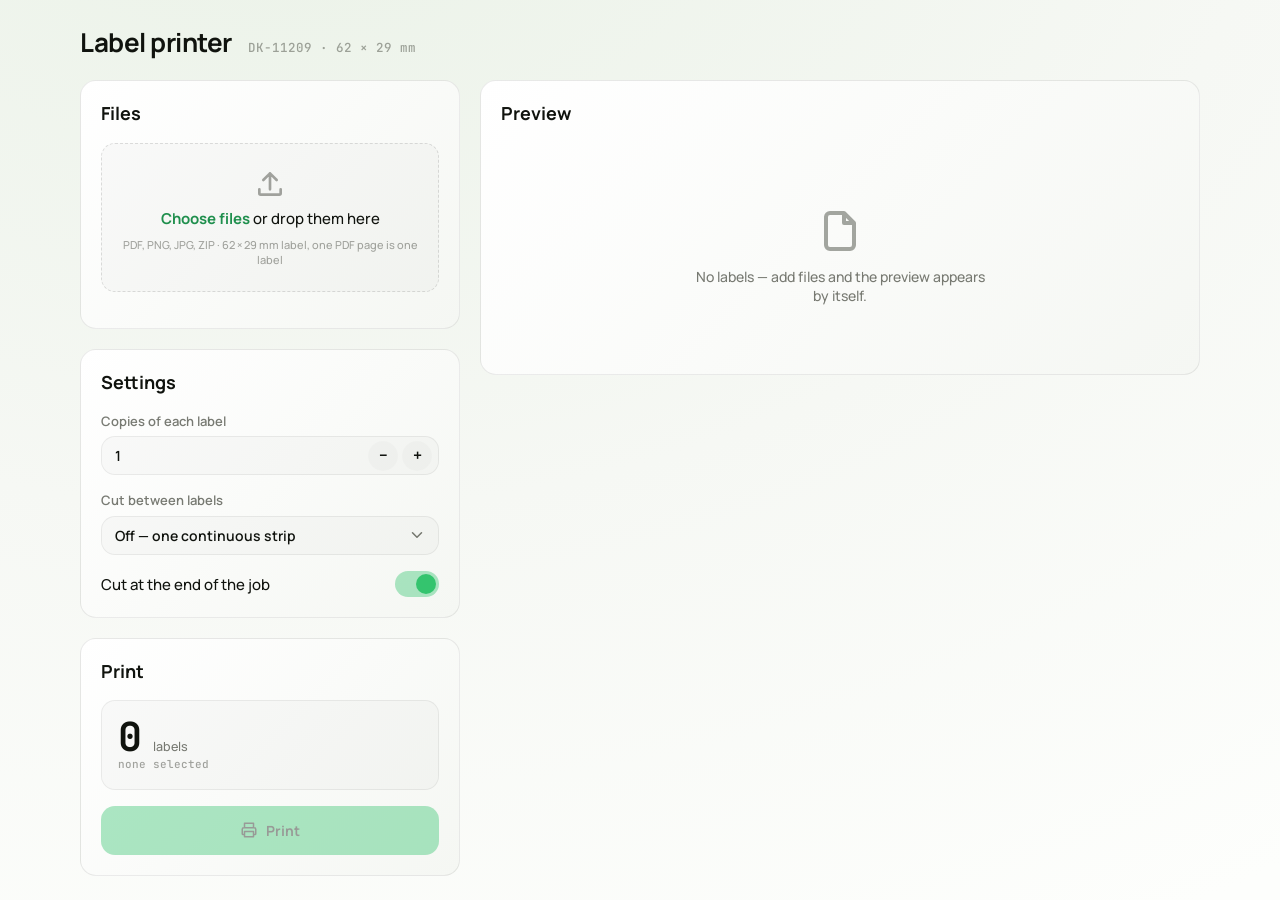
<file: web/index.html>
<!doctype html>
<html lang="en">
<head>
<meta charset="utf-8">
<meta name="viewport" content="width=device-width, initial-scale=1">
<title>Label printer 62×29</title>
<link rel="stylesheet" href="/web/tokens.css">
<style>
  /* Layout: control-room readout. Left rail (files, settings, print) stays in
     view; right column is the preview grid. One column on narrow screens.
     Colours, type, spacing and radii come from the Bambuddy design system
     tokens (tokens.css); depth is translucency plus hairlines, never shadows. */
  * { box-sizing: border-box; }
  html { background: var(--surface-bg-3); }
  body {
    margin: 0; min-height: 100vh; padding: var(--space-9) var(--space-7);
    background: var(--bg-gradient); background-attachment: fixed;
    color: var(--text-primary); font-family: var(--font-ui);
    font-size: var(--text-body-size); font-weight: 500; line-height: 1.4;
  }
  [hidden] { display: none !important; }
  .mono { font-family: var(--font-mono); font-variant-numeric: tabular-nums; }
  .shell { max-width: 1120px; margin: 0 auto; display: flex; flex-direction: column; gap: var(--space-8); }

  header { display: flex; align-items: baseline; flex-wrap: wrap; gap: var(--space-3) var(--space-7); }
  h1 { margin: 0; font-size: var(--text-screen-title-size); font-weight: var(--text-screen-title-weight);
       letter-spacing: var(--text-screen-title-tracking); }
  header .spec { color: var(--text-tertiary); font-size: var(--text-secondary-size); }
  h2 { margin: 0; font-size: var(--text-title-size); font-weight: var(--text-title-weight); }

  .layout { display: grid; grid-template-columns: minmax(300px, 380px) minmax(0, 1fr); gap: var(--space-8); align-items: start; }
  .rail { display: flex; flex-direction: column; gap: var(--space-8); position: sticky; top: var(--space-8); }
  /* Narrow screens: files, settings, print, then the (long) preview, so Print needs no scrolling past it */
  @media (max-width: 860px) {
    .layout { display: flex; flex-direction: column; align-items: stretch; gap: var(--space-8); }
    .rail { display: contents; }
    .c-files { order: 1; } .c-settings { order: 2; } .c-print { order: 3; } .c-preview { order: 4; }
  }

  .card { background: var(--card-gradient); border: var(--border-hairline); border-radius: var(--radius-md);
          padding: var(--space-8); display: flex; flex-direction: column; gap: var(--space-7); min-width: 0; }
  .subcard { background: var(--surface-subcard); border: 1px solid var(--border-subcard);
             border-radius: var(--radius-sm); padding: var(--space-7); }
  .groupcard { background: var(--surface-groupcard); border: 1px solid var(--border-groupcard);
               border-radius: var(--radius-sm); padding: var(--space-6); }
  .row { display: flex; align-items: center; gap: var(--space-5); flex-wrap: wrap; }
  .grow { flex: 1 1 auto; min-width: 0; }
  .secondary { color: var(--text-secondary); font-size: var(--text-secondary-size); font-weight: var(--text-secondary-weight); }
  .caption { color: var(--text-tertiary); font-size: var(--text-caption-size); font-weight: var(--text-caption-weight); }

  /* Buttons: filled / tonal / text, per the design system */
  .btn { font: inherit; font-weight: 700; font-size: 14px; border-radius: var(--radius-sm);
         padding: 14px 20px; display: inline-flex; align-items: center; justify-content: center; gap: var(--space-3);
         border: 1px solid transparent; cursor: pointer; color: var(--text-primary); background: transparent;
         transition: filter var(--duration-fast) var(--ease-standard), opacity var(--duration-fast); }
  .btn:hover:not(:disabled) { filter: brightness(1.08); }
  .btn:disabled { opacity: .4; cursor: default; }
  .btn.sm { font-size: 13px; padding: 9px 16px; }
  .btn.filled { background: var(--accent-green); color: var(--on-accent-fill); }
  .btn.tonal { background: var(--surface-subcard); border-color: var(--border-subcard); }
  .btn.text { color: var(--accent-green-ink); }
  .btn.wide { width: 100%; }
  .icon { width: 18px; height: 18px; flex: none; fill: none; stroke: currentColor; stroke-width: 2; stroke-linecap: round; stroke-linejoin: round; }
  :focus-visible { outline: 2px solid var(--accent-green); outline-offset: 2px; }

  /* Pill: tinted capsule */
  .pill { --tint: var(--accent-green); display: inline-flex; align-items: center; gap: var(--space-2);
          padding: 6px 12px; border-radius: var(--radius-lg); font-size: var(--text-pill-size);
          font-weight: var(--text-pill-weight); letter-spacing: var(--text-pill-tracking); color: var(--tint);
          background: color-mix(in srgb, var(--tint) 16%, transparent);
          border: 1px solid color-mix(in srgb, var(--tint) 40%, transparent); white-space: nowrap; }
  .pill.danger { --tint: var(--danger); }
  .pill.muted { --tint: var(--text-secondary); }
  .pill .dot { width: 8px; height: 8px; border-radius: 50%; background: var(--tint); }

  /* Drop zone */
  .drop { display: flex; flex-direction: column; align-items: center; gap: var(--space-3); text-align: center;
          padding: var(--space-9) var(--space-7); cursor: pointer; border: 1px dashed var(--dotted-rule);
          background: var(--surface-subcard); border-radius: var(--radius-sm);
          transition: border-color var(--duration-normal) var(--ease-standard), background var(--duration-normal) var(--ease-standard); }
  .drop:hover, .drop.over, .drop:focus-within { border-color: var(--accent-green);
          background: color-mix(in srgb, var(--accent-green) 8%, transparent); }
  .drop .icon { width: 32px; height: 32px; color: var(--text-tertiary); }
  .drop strong { color: var(--accent-green-ink); font-weight: 700; }
  .sr-only { position: absolute; width: 1px; height: 1px; overflow: hidden; clip: rect(0 0 0 0); white-space: nowrap; }

  ul.files { list-style: none; margin: 0; padding: 0; display: flex; flex-direction: column; }
  ul.files li { display: flex; align-items: center; gap: var(--space-5); padding: var(--space-3) 0;
                border-top: 1px solid var(--hairline); }
  ul.files li:first-child { border-top: 0; }
  ul.files .name { flex: 1 1 auto; min-width: 0; overflow: hidden; text-overflow: ellipsis; white-space: nowrap;
                   font-size: 13px; font-weight: 600; }
  ul.files .size { color: var(--text-tertiary); font-size: var(--text-caption-size); white-space: nowrap; }
  .icon-btn { border: 0; background: none; color: var(--text-secondary); cursor: pointer; padding: var(--space-1);
              border-radius: var(--radius-pill); display: inline-flex; }
  .icon-btn:hover { color: var(--danger); }

  /* Fields: subcard fill, hairline border, green on focus */
  .field { display: flex; flex-direction: column; gap: var(--space-2); }
  .field > span { font-size: 13px; font-weight: 600; color: var(--text-secondary); }
  .field:focus-within > span { color: var(--accent-green-ink); }
  .control { position: relative; display: flex; align-items: center; background: var(--surface-subcard);
             border: 1.5px solid var(--border-subcard); border-radius: var(--radius-sm); }
  .control:focus-within { border-color: var(--accent-green); }
  .control input, .control select { width: 100%; font: inherit; font-size: 14px; font-weight: 600; color: var(--text-primary);
             background: transparent; border: 0; outline: 0; padding: 9px 13px; appearance: none; -moz-appearance: textfield; }
  .control select { padding-right: 40px; cursor: pointer; }
  .control select option { background: var(--overlay-surface); color: var(--text-primary); }
  .control .chev { position: absolute; right: 12px; pointer-events: none; color: var(--text-secondary); }
  .control input[type=number]::-webkit-inner-spin-button { display: none; }
  .stepper { display: flex; gap: var(--space-1); padding-right: var(--space-2); }
  .stepper button { border: 0; background: var(--surface-subcard); color: var(--text-primary); width: 30px; height: 30px;
                    border-radius: var(--radius-pill); cursor: pointer; font: inherit; font-weight: 700; font-size: 16px; }
  .stepper button:hover { filter: brightness(1.2); }

  .switch-row { display: flex; align-items: center; justify-content: space-between; gap: var(--space-7); }
  .switch { width: 44px; height: 26px; border-radius: var(--radius-pill); padding: 3px; border: 0; cursor: pointer; flex: none;
            background: var(--surface-subcard); display: flex; align-items: center; justify-content: flex-start;
            transition: background var(--duration-normal) var(--ease-standard); }
  .switch::after { content: ""; width: 20px; height: 20px; border-radius: 50%; background: var(--text-secondary);
                   transition: transform var(--duration-normal) var(--ease-standard), background var(--duration-normal) var(--ease-standard); }
  .switch[aria-checked=true] { background: color-mix(in srgb, var(--accent-green) 40%, transparent); }
  .switch[aria-checked=true]::after { background: var(--accent-green); transform: translateX(18px); }

  /* Print readout */
  .stat { display: flex; align-items: baseline; gap: var(--space-5); }
  .stat .value { font-family: var(--text-stat-value-font); font-size: var(--text-stat-value-size);
                 font-weight: var(--text-stat-value-weight); line-height: 1; letter-spacing: -1px; }
  .notice { display: flex; flex-direction: column; gap: var(--space-3); }
  .notice ul { margin: 0; padding-left: var(--space-8); font-size: 13px; }

  /* Preview */
  .grid { display: grid; grid-template-columns: repeat(auto-fill, minmax(210px, 1fr)); gap: var(--space-5); }
  .tile { display: flex; flex-direction: column; gap: var(--space-3); padding: var(--space-3); cursor: pointer;
          background: var(--surface-subcard); border: 1px solid var(--border-subcard); border-radius: var(--radius-sm);
          transition: opacity var(--duration-normal) var(--ease-standard), border-color var(--duration-normal) var(--ease-standard); }
  .tile:hover { border-color: var(--border-card); }
  .tile img { display: block; width: 100%; max-width: 100%; height: auto; aspect-ratio: 696 / 271; background: #fff;
              border-radius: var(--space-3); transition: opacity var(--duration-normal) var(--ease-standard); }
  .tile .cap { display: flex; align-items: center; gap: var(--space-3); padding: 0 var(--space-1) var(--space-1); min-width: 0; }
  .tile .label { flex: 1 1 auto; min-width: 0; overflow-wrap: anywhere; font-size: var(--text-secondary-size); font-weight: 600;
                 display: -webkit-box; -webkit-line-clamp: 2; -webkit-box-orient: vertical; overflow: hidden; }
  .tile .pos { color: var(--text-tertiary); font-size: var(--text-caption-size); }
  .tile:has(input:not(:checked)) img { opacity: .3; }
  .tile:has(input:not(:checked)) .label { color: var(--text-tertiary); }
  .tile:has(input:focus-visible) { outline: 2px solid var(--accent-green); outline-offset: 2px; }
  .box { width: 20px; height: 20px; border-radius: 4px; flex: none; display: flex; align-items: center; justify-content: center;
         border: 1.5px solid var(--text-secondary); }
  .box svg { width: 12px; height: 12px; stroke: var(--on-accent-fill); stroke-width: 3; fill: none; stroke-linecap: round;
             stroke-linejoin: round; opacity: 0; }
  input:checked + .box { background: var(--accent-green); border-color: transparent; }
  input:checked + .box svg { opacity: 1; }

  .empty { display: flex; flex-direction: column; align-items: center; gap: var(--space-5); padding: var(--space-10) var(--space-7);
           text-align: center; }
  .empty .icon { width: 48px; height: 48px; color: var(--text-tertiary); }
  .empty p { margin: 0; max-width: 300px; color: var(--text-secondary); font-size: 14px; }
  .progress { height: 8px; border-radius: 4px; background: var(--gauge-track); overflow: hidden; }
  .progress i { display: block; height: 100%; width: 35%; border-radius: 4px; background: var(--accent-green);
                animation: slide 1.2s var(--ease-standard) infinite; }
  .skeleton { display: grid; grid-template-columns: repeat(auto-fill, minmax(210px, 1fr)); gap: var(--space-5); }
  .skel { display: flex; flex-direction: column; gap: var(--space-3); padding: var(--space-3);
          background: var(--surface-subcard); border: 1px solid var(--border-subcard); border-radius: var(--radius-sm); }
  .skel i { display: block; aspect-ratio: 696 / 271; border-radius: var(--space-3); background: var(--gauge-track); }
  .skel b { display: block; height: 12px; width: 60%; margin: var(--space-1); border-radius: 6px; background: var(--gauge-track); }
  @media (prefers-reduced-motion: no-preference) { .skel { animation: pulse 1.4s ease-in-out infinite; } }
  @keyframes pulse { 50% { opacity: .5; } }
  .loading { display: flex; flex-direction: column; gap: var(--space-3); }
  .loading p { margin: 0; }
  .progress.determinate i { animation: none; transition: width var(--duration-normal) var(--ease-standard); }
  @keyframes slide { from { transform: translateX(-100%); } to { transform: translateX(300%); } }
  @media (prefers-reduced-motion: reduce) { .progress:not(.determinate) i { animation: none; width: 100%; opacity: .5; } }

  dialog { border: 1px solid var(--overlay-border); background: var(--overlay-surface); color: var(--text-primary);
           border-radius: var(--radius-lg); padding: var(--space-9); width: min(420px, calc(100vw - 32px)); }
  dialog::backdrop { background: #000a; }
  dialog h2 { margin-bottom: var(--space-3); }
  dialog p { margin: 0 0 var(--space-9); color: var(--text-secondary); font-size: 14px; }
  dialog .row { justify-content: flex-end; }
</style>
</head>
<body>
<div class="shell">
  <header>
    <h1>Label printer</h1>
    <span class="spec mono">DK-11209 · 62 × 29 mm</span>
  </header>

  <div class="layout">
    <aside class="rail">
      <section class="card c-files" aria-labelledby="h-files">
        <h2 id="h-files">Files</h2>
        <label class="drop" id="drop">
          <input class="sr-only" type="file" id="picker" multiple
                 accept=".pdf,.png,.jpg,.jpeg,.zip,application/pdf,image/png,image/jpeg,application/zip">
          <svg class="icon" viewBox="0 0 24 24" aria-hidden="true"><path d="M12 16V4m0 0L7 9m5-5 5 5M4 16v3a1 1 0 0 0 1 1h14a1 1 0 0 0 1-1v-3"/></svg>
          <span><strong>Choose files</strong> or drop them here</span>
          <span class="caption">PDF, PNG, JPG, ZIP · 62 × 29 mm label, one PDF page is one label</span>
        </label>
        <ul class="files" id="fileList"></ul>
        <div class="loading" id="loading" hidden>
          <div class="progress" id="progress" role="progressbar" aria-label="Preview progress" aria-valuemin="0" aria-valuemax="100"><i id="progressFill"></i></div>
          <p class="secondary" id="loadingText"></p>
        </div>
      </section>

      <section class="card c-settings" aria-labelledby="h-settings">
        <h2 id="h-settings">Settings</h2>
        <label class="field">
          <span>Copies of each label</span>
          <div class="control">
            <input class="mono" type="number" id="copies" value="1" min="1" max="50" inputmode="numeric">
            <div class="stepper">
              <button type="button" id="copiesDown" aria-label="Fewer copies">−</button>
              <button type="button" id="copiesUp" aria-label="More copies">+</button>
            </div>
          </div>
        </label>
        <label class="field">
          <span>Cut between labels</span>
          <div class="control">
            <select id="cutEvery">
              <option value="0" selected>Off — one continuous strip</option>
              <option value="1">After every label</option>
              <option value="2">Every 2 labels</option>
              <option value="3">Every 3 labels</option>
              <option value="4">Every 4 labels</option>
              <option value="5">Every 5 labels</option>
              <option value="10">Every 10 labels</option>
            </select>
            <svg class="icon chev" viewBox="0 0 24 24" aria-hidden="true"><path d="m6 9 6 6 6-6"/></svg>
          </div>
        </label>
        <div class="switch-row">
          <span id="cutEndLabel">Cut at the end of the job</span>
          <button class="switch" id="cutAtEnd" type="button" role="switch" aria-checked="true" aria-labelledby="cutEndLabel"></button>
        </div>
      </section>

      <section class="card c-print" aria-labelledby="h-print">
        <h2 id="h-print">Print</h2>
        <div class="subcard">
          <div class="stat"><span class="value" id="total">0</span><span class="secondary" id="totalUnit">labels</span></div>
          <div class="caption mono" id="totalNote">none selected</div>
        </div>
        <button class="btn filled wide" id="printBtn" type="button" disabled>
          <svg class="icon" viewBox="0 0 24 24" aria-hidden="true"><path d="M6 9V3h12v6M6 18H4a1 1 0 0 1-1-1v-6a2 2 0 0 1 2-2h14a2 2 0 0 1 2 2v6a1 1 0 0 1-1 1h-2M6 14h12v7H6z"/></svg>
          <span id="printLabel">Print</span>
        </button>
        <div class="loading" id="printLoading" hidden>
          <div class="progress" id="printProgress" role="progressbar" aria-label="Print progress" aria-valuemin="0" aria-valuemax="100"><i id="printProgressFill"></i></div>
          <p class="secondary" id="printLoadingText"></p>
        </div>
        <div class="notice" id="notice" role="status" hidden></div>
      </section>
    </aside>

    <section class="card c-preview" aria-labelledby="h-preview">
      <div class="row">
        <h2 class="grow" id="h-preview">Preview</h2>
        <span class="pill muted mono" id="selectionPill" hidden></span>
        <button class="btn tonal sm" id="selectAll" type="button" hidden>Select all</button>
        <button class="btn tonal sm" id="selectNone" type="button" hidden>Select none</button>
      </div>
      <div id="errors" class="groupcard notice" hidden></div>
      <div class="skeleton" id="skeleton" aria-hidden="true" hidden>
        <div class="skel"><i></i><b></b></div><div class="skel"><i></i><b></b></div><div class="skel"><i></i><b></b></div>
      </div>
      <div class="grid" id="grid"></div>
      <div class="empty" id="empty">
        <svg class="icon" viewBox="0 0 24 24" aria-hidden="true"><path d="M14 3H7a2 2 0 0 0-2 2v14a2 2 0 0 0 2 2h10a2 2 0 0 0 2-2V8zM14 3v5h5"/></svg>
        <p>No labels — add files and the preview appears by itself.</p>
      </div>
    </section>
  </div>
</div>

<dialog id="confirm">
  <h2 id="confirmTitle"></h2>
  <p>This cannot be undone.</p>
  <div class="row">
    <button class="btn text" id="confirmNo" type="button">Cancel</button>
    <button class="btn filled" id="confirmYes" type="button">Print</button>
  </div>
</dialog>

<script>
const ACCEPT = /\.(pdf|png|jpe?g|zip)$/i;
const MAX_COPIES = 50;
const PREVIEW_DELAY_MS = 300;
const $ = (id) => document.getElementById(id);

// Server error codes -> messages
const ERRORS = {
  no_content: 'nothing to print',
  unreadable: 'file cannot be read',
  too_large: 'file is too large',
  too_many: 'too many labels in one job',
  unsupported: 'unsupported file type (PDF, PNG, JPG, ZIP only)',
  wrong_format: 'format does not match a 62 × 29 mm label',
  zip_unreadable: 'ZIP archive cannot be opened',
  zip_limits: 'ZIP archive exceeds the limits',
  password: 'file is password protected',
};

const state = {
  files: [],            // File objects
  labels: [],           // [{name, png}] in the order the server will print them
  errors: [],           // [{name, code, detail}]
  deselected: new Set(),// label names the user unchecked; survives a refreshed preview
  phase: 'idle',        // idle | loading | ready | failed
  printing: false,
  notice: null,         // {kind: 'ok' | 'error', text, errors}
  progress: null,       // upload progress 0..1 while the preview request is being sent, else null
  printStatus: null,    // while printing: {uploaded 0..1|null, stage: unknown|processing|printing, done, total}
  timer: null, seq: 0, abort: null,
};

const plural = (n, one, many) => (n === 1 ? one : many);
const labelsWord = (n) => plural(n, 'label', 'labels');
const filesWord = (n) => plural(n, 'file', 'files');
const copiesWord = (n) => plural(n, 'copy', 'copies');

function formatSize(bytes) {
  return bytes < 1048576 ? Math.max(1, Math.round(bytes / 1024)) + ' KB' : (bytes / 1048576).toFixed(1) + ' MB';
}

function h(tag, props = {}, ...children) {
  const el = document.createElement(tag);
  for (const [key, value] of Object.entries(props)) {
    if (key === 'class') el.className = value;
    else if (key.startsWith('on')) el.addEventListener(key.slice(2), value);
    else el.setAttribute(key, value);
  }
  el.append(...children);
  return el;
}

const svg = (path, cls = 'icon') => {
  const el = document.createElementNS('http://www.w3.org/2000/svg', 'svg');
  el.setAttribute('viewBox', '0 0 24 24');
  if (cls) el.setAttribute('class', cls);
  el.setAttribute('aria-hidden', 'true');
  const p = document.createElementNS('http://www.w3.org/2000/svg', 'path');
  p.setAttribute('d', path);
  el.append(p);
  return el;
};

function copies() {
  const n = parseInt($('copies').value, 10);
  return Number.isFinite(n) ? Math.min(MAX_COPIES, Math.max(1, n)) : 1;
}

const isCutAtEnd = () => $('cutAtEnd').getAttribute('aria-checked') === 'true';
const selectedIndices = () => state.labels.flatMap((l, i) => (state.deselected.has(l.name) ? [] : [i]));
const canPrint = () => state.phase === 'ready' && !state.errors.length && !state.printing && selectedIndices().length > 0;

function render() {
  renderFiles();
  renderPreview();
  renderPrint();
}

function renderFiles() {
  $('fileList').replaceChildren(...state.files.map((file, index) => h('li', {},
    h('span', { class: 'name', title: file.name }, file.name),
    h('span', { class: 'size mono' }, formatSize(file.size)),
    h('button', { class: 'icon-btn', type: 'button', 'aria-label': `Remove ${file.name}`,
                  onclick: () => { state.files.splice(index, 1); filesChanged(); } },
      svg('M6 6l12 12M18 6 6 18')),
  )));
}

// Fills a progress bar: a number for a determinate bar, null for the sliding one
function drawBar([barId, fillId, textId], pct, text) {
  const bar = $(barId);
  bar.classList.toggle('determinate', pct !== null);
  $(fillId).style.width = pct === null ? '' : pct + '%';
  if (pct === null) bar.removeAttribute('aria-valuenow'); else bar.setAttribute('aria-valuenow', String(pct));
  $(textId).textContent = text;
}

function renderLoading() {
  const loading = state.phase === 'loading';
  $('loading').hidden = !loading;
  $('skeleton').hidden = !loading;
  if (!loading) return;
  const ids = ['progress', 'progressFill', 'loadingText'];
  const n = state.files.length;
  if (state.progress !== null && state.progress < 1) {
    const pct = Math.round(state.progress * 100);
    drawBar(ids, pct, `Uploading ${pct}%`);
  } else {
    drawBar(ids, null, state.progress === null ? 'Preparing…' : `Processing ${n} ${filesWord(n)}…`);
  }
}

function renderPrintProgress() {
  const status = state.printStatus;
  $('printLoading').hidden = !status;
  if (!status) return;
  const ids = ['printProgress', 'printProgressFill', 'printLoadingText'];
  if (status.stage === 'printing' && status.total) {
    drawBar(ids, Math.round((status.done / status.total) * 100), `Printing ${status.done} of ${status.total}`);
  } else if (status.uploaded !== null && status.uploaded < 1) {
    const pct = Math.round(status.uploaded * 100);
    drawBar(ids, pct, `Uploading ${pct}%`);
  } else {
    drawBar(ids, null, status.uploaded === null ? 'Preparing…' : 'Processing…');
  }
}

function renderPreview() {
  const { phase, labels, errors } = state;
  const picked = selectedIndices().length;

  renderLoading();
  $('empty').hidden = !(phase === 'idle' || phase === 'failed');
  $('empty').querySelector('p').textContent = phase === 'failed'
    ? "Couldn't generate the preview — try again." : 'No labels — add files and the preview appears by itself.';

  const pill = $('selectionPill');
  pill.hidden = !labels.length;
  pill.replaceChildren(h('span', { class: 'dot' }), `${picked} / ${labels.length}`);
  pill.className = 'pill mono ' + (picked ? '' : 'muted');
  $('selectAll').hidden = $('selectNone').hidden = !labels.length;
  $('selectAll').disabled = picked === labels.length;
  $('selectNone').disabled = picked === 0;

  const errorsBox = $('errors');
  errorsBox.hidden = !errors.length;
  if (errors.length) {
    errorsBox.replaceChildren(
      h('div', {}, h('span', { class: 'pill danger' }, h('span', { class: 'dot' }),
        `${errors.length} ${plural(errors.length, 'error', 'errors')} — printing blocked`)),
      errorList(errors),
    );
  }

  $('grid').replaceChildren(...labels.map((label, index) => {
    const input = h('input', { type: 'checkbox', class: 'sr-only', 'aria-label': `Print ${label.name}` });
    input.checked = !state.deselected.has(label.name);
    input.addEventListener('change', () => {
      if (input.checked) state.deselected.delete(label.name); else state.deselected.add(label.name);
      renderPreview(); renderPrint();
    });
    const box = h('span', { class: 'box' }, svg('M20 6 9 17l-5-5', ''));
    return h('label', { class: 'tile' },
      h('img', { src: label.png, alt: label.name }),
      h('span', { class: 'cap' }, input, box,
        h('span', { class: 'label', title: label.name }, label.name),
        h('span', { class: 'pos mono' }, String(index + 1))),
    );
  }));
}

function renderPrint() {
  const picked = selectedIndices().length;
  const n = copies();
  $('total').textContent = String(picked * n);
  $('totalUnit').textContent = labelsWord(picked * n);
  $('totalNote').textContent = picked
    ? `${picked} ${labelsWord(picked)} × ${n} ${copiesWord(n)}` : 'none selected';
  $('printBtn').disabled = !canPrint();
  $('printLabel').textContent = state.printing ? 'Printing…' : 'Print';
  renderPrintProgress();

  const box = $('notice');
  box.hidden = !state.notice;
  if (state.notice) {
    const { kind, text, errors } = state.notice;
    box.replaceChildren(
      h('div', {}, h('span', { class: 'pill ' + (kind === 'ok' ? '' : 'danger') }, h('span', { class: 'dot' }), text)),
      ...(errors && errors.length ? [errorList(errors)] : []),
    );
  }
}

function errorList(errors) {
  return h('ul', {}, ...errors.map((e) => h('li', {},
    h('strong', {}, e.name), `: ${ERRORS[e.code] || e.detail}${e.code === 'wrong_format' ? ` (${e.detail})` : ''}`)));
}

function filesChanged() {
  clearTimeout(state.timer);
  state.labels = []; state.errors = []; state.notice = null; state.progress = null;
  state.phase = state.files.length ? 'loading' : 'idle';
  state.seq++; state.abort?.abort();
  render();
  if (state.files.length) state.timer = setTimeout(runPreview, PREVIEW_DELAY_MS);
}

function addFiles(list) {
  const rejected = [];
  for (const file of list) {
    if (!ACCEPT.test(file.name)) rejected.push(file.name);
    else if (!state.files.some((f) => f.name === file.name && f.size === file.size)) state.files.push(file);
  }
  filesChanged();
  if (rejected.length) {
    state.notice = { kind: 'error', text: 'Skipped unsupported files', errors: rejected.map((name) => ({ name, code: 'unsupported' })) };
    renderPrint();
  }
}

// XMLHttpRequest instead of fetch: it is the only API that reports upload progress
function request(url, data, { signal, onProgress } = {}) {
  return new Promise((resolve, reject) => {
    const xhr = new XMLHttpRequest();
    xhr.open('POST', url);
    xhr.responseType = 'json';
    xhr.upload.onprogress = (event) => { if (event.lengthComputable) onProgress?.(event.loaded / event.total); };
    xhr.upload.onload = () => onProgress?.(1);   // everything sent, the server is working now
    xhr.onload = () => resolve({
      ok: xhr.status >= 200 && xhr.status < 300,
      status: xhr.status,
      json: async () => xhr.response ?? {},
    });
    xhr.onerror = () => reject(new Error('network error'));
    xhr.onabort = () => reject(new DOMException('aborted', 'AbortError'));
    signal?.addEventListener('abort', () => xhr.abort());
    xhr.send(data);
  });
}

async function runPreview() {
  const seq = ++state.seq;
  state.abort = new AbortController();
  try {
    const data = new FormData();
    state.files.forEach((file) => data.append('files', file));
    const response = await request('/preview', data, {
      signal: state.abort.signal,
      onProgress: (p) => { if (seq === state.seq) { state.progress = p; renderLoading(); } },
    });
    const body = await response.json().catch(() => ({}));
    if (seq !== state.seq) return;
    if (!response.ok) throw new Error('preview failed');
    state.labels = body.labels; state.errors = body.errors; state.phase = 'ready';
  } catch (error) {
    if (error.name === 'AbortError' || seq !== state.seq) return;
    state.labels = []; state.errors = []; state.phase = 'failed';
  }
  render();
}

function confirmPrint(total) {
  const dialog = $('confirm');
  $('confirmTitle').textContent = `Print ${total} ${labelsWord(total)}?`;
  return new Promise((resolve) => {
    const finish = (answer) => { dialog.close(); resolve(answer); };
    $('confirmYes').onclick = () => finish(true);
    $('confirmNo').onclick = () => finish(false);
    dialog.oncancel = () => resolve(false);
    dialog.showModal();
  });
}

function newJobId() {
  const bytes = new Uint8Array(12);
  // getRandomValues works on plain http; crypto.randomUUID would not
  if (globalThis.crypto?.getRandomValues) globalThis.crypto.getRandomValues(bytes);
  else bytes.forEach((_, i) => { bytes[i] = Math.floor(Math.random() * 256); });
  return Array.from(bytes, (b) => b.toString(16).padStart(2, '0')).join('');
}

// The server reports how many labels it has sent while the /print request is still open
async function pollPrintProgress(jobId) {
  try {
    const body = await (await fetch(`/progress/${jobId}`)).json();
    if (!state.printing || !state.printStatus || !body || !body.stage) return;
    Object.assign(state.printStatus, { stage: body.stage, done: body.done ?? 0, total: body.total ?? 0 });
    renderPrintProgress();
  } catch { /* progress is cosmetic */ }
}

async function print() {
  const indices = selectedIndices();
  const total = indices.length * copies();
  if (total > 10 && !(await confirmPrint(total))) return;
  const jobId = newJobId();
  state.printing = true; state.notice = null;
  state.printStatus = { uploaded: null, stage: 'unknown', done: 0, total: 0 };
  renderPrint();
  const poller = setInterval(() => pollPrintProgress(jobId), 400);
  try {
    const data = new FormData();
    state.files.forEach((file) => data.append('files', file));
    data.append('copies', copies());
    data.append('cut_every', $('cutEvery').value);
    data.append('cut_at_end', isCutAtEnd() ? 'true' : 'false');
    data.append('job_id', jobId);
    indices.forEach((i) => data.append('selected', i));
    const response = await request('/print', data, {
      onProgress: (p) => { if (state.printStatus) { state.printStatus.uploaded = p; renderPrintProgress(); } },
    });
    const body = await response.json().catch(() => ({}));
    if (response.ok) {
      state.notice = { kind: 'ok', text: `Sent to the printer: ${body.printed} ${labelsWord(body.printed)}` };
    } else if (response.status === 503) {
      state.notice = { kind: 'error', text: 'Printer unavailable', errors: [{ name: 'Printer', code: '', detail: String(body.detail || '') }] };
    } else {
      state.notice = { kind: 'error', text: 'Nothing was printed', errors: body.errors };
    }
  } catch {
    state.notice = { kind: 'error', text: 'Cannot reach the server' };
  }
  clearInterval(poller);
  state.printing = false; state.printStatus = null;
  renderPrint();
}

function setCopies(value) {
  $('copies').value = Math.min(MAX_COPIES, Math.max(1, value));
  renderPrint();
}

$('picker').addEventListener('change', () => { addFiles($('picker').files); $('picker').value = ''; });
['dragenter', 'dragover'].forEach((type) => $('drop').addEventListener(type, (event) => {
  event.preventDefault(); $('drop').classList.add('over');
}));
['dragleave', 'drop'].forEach((type) => $('drop').addEventListener(type, (event) => {
  event.preventDefault(); $('drop').classList.remove('over');
}));
$('drop').addEventListener('drop', (event) => addFiles(event.dataTransfer.files));
$('copies').addEventListener('input', renderPrint);
$('copiesDown').addEventListener('click', () => setCopies(copies() - 1));
$('copiesUp').addEventListener('click', () => setCopies(copies() + 1));
$('cutAtEnd').addEventListener('click', () => {
  $('cutAtEnd').setAttribute('aria-checked', String(!isCutAtEnd()));
});
$('selectAll').addEventListener('click', () => { state.deselected.clear(); renderPreview(); renderPrint(); });
$('selectNone').addEventListener('click', () => {
  state.labels.forEach((l) => state.deselected.add(l.name)); renderPreview(); renderPrint();
});
$('printBtn').addEventListener('click', print);
render();
</script>
</body>
</html>
</file>
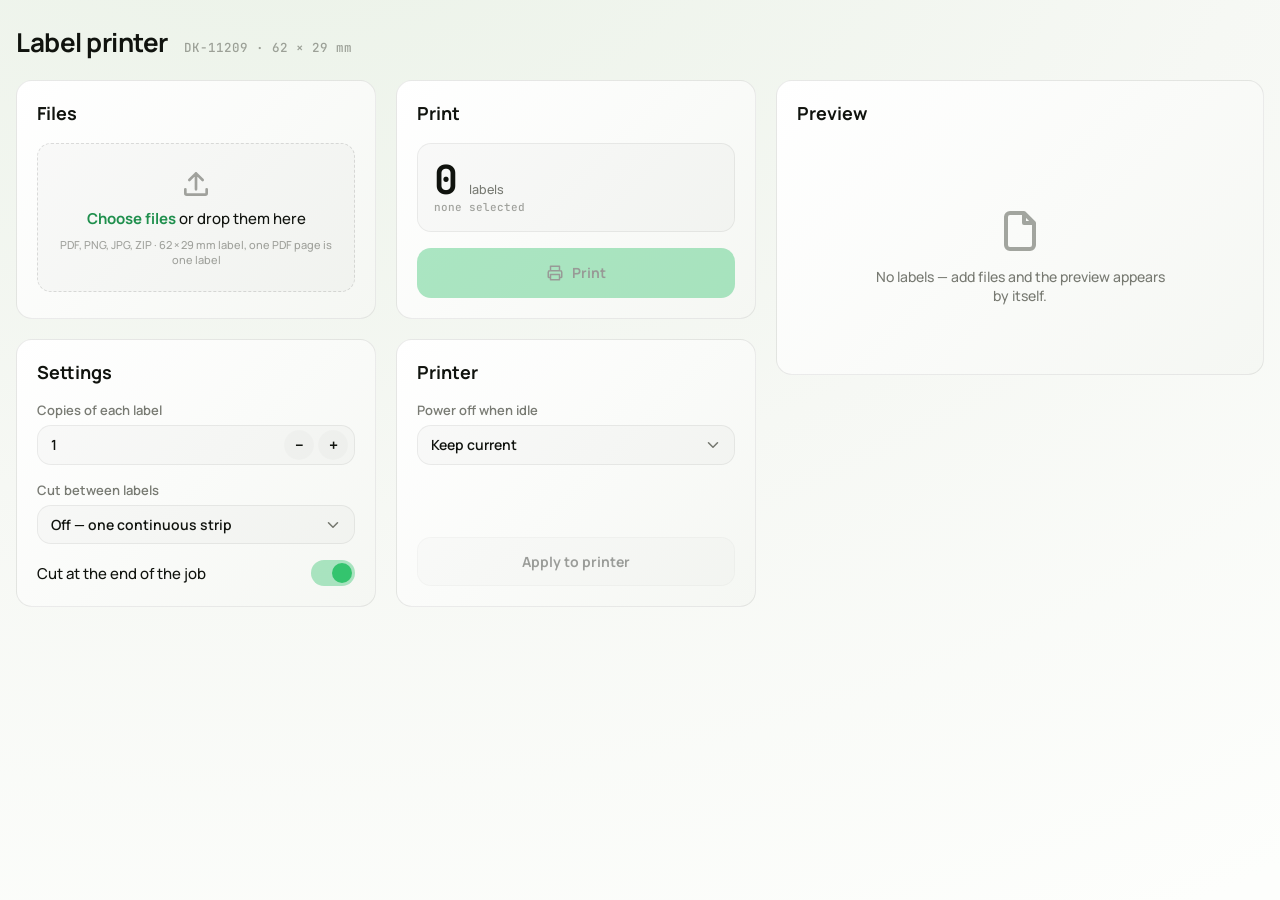
<file: label_printer/web/index.html>
<!doctype html>
<html lang="en">
<head>
<meta charset="utf-8">
<meta name="viewport" content="width=device-width, initial-scale=1">
<title>Label printer 62×29</title>
<link rel="stylesheet" href="/web/tokens.css">
<style>
  /* Layout: control-room readout. Left rail (files, settings, print) stays in
     view; right column is the preview grid. One column on narrow screens.
     Colours, type, spacing and radii come from the Bambuddy design system
     tokens (tokens.css); depth is translucency plus hairlines, never shadows. */
  * { box-sizing: border-box; }
  html { background: var(--surface-bg-3); }
  body {
    margin: 0; min-height: 100vh; padding: var(--space-9) var(--space-7);
    background: var(--bg-gradient); background-attachment: fixed;
    color: var(--text-primary); font-family: var(--font-ui);
    font-size: var(--text-body-size); font-weight: 500; line-height: 1.4;
  }
  [hidden] { display: none !important; }
  .mono { font-family: var(--font-mono); font-variant-numeric: tabular-nums; }
  .shell { max-width: 1120px; margin: 0 auto; display: flex; flex-direction: column; gap: var(--space-8); }

  header { display: flex; align-items: baseline; flex-wrap: wrap; gap: var(--space-3) var(--space-7); }
  h1 { margin: 0; font-size: var(--text-screen-title-size); font-weight: var(--text-screen-title-weight);
       letter-spacing: var(--text-screen-title-tracking); }
  header .spec { color: var(--text-tertiary); font-size: var(--text-secondary-size); }
  h2 { margin: 0; font-size: var(--text-title-size); font-weight: var(--text-title-weight); }

  .layout { display: grid; grid-template-columns: minmax(300px, 380px) minmax(0, 1fr); gap: var(--space-8); align-items: start; }
  .rail { display: flex; flex-direction: column; gap: var(--space-8); position: sticky; top: var(--space-8); }
  .caption:empty { display: none; }
  .rail-col { display: contents; }
  /* Wide screens: the controls are a 2 x 2 grid beside the preview, rows share one height so the edges line up,
     and the grid stays in view while a long preview scrolls */
  @media (min-width: 1180px) {
    .shell { max-width: 1800px; }
    .layout { grid-template-columns: auto minmax(0, 1fr); }
    .rail { display: grid; grid-template-columns: repeat(2, minmax(300px, 360px)); align-items: stretch; }
    .c-files { order: 1; } .c-print { order: 2; } .c-settings { order: 3; } .c-printer { order: 4; }
    .c-print .btn, .c-printer .btn { margin-top: auto; }
  }
  /* Narrow screens: files, settings, print, then the (long) preview, so Print needs no scrolling past it */
  @media (max-width: 860px) {
    .layout { display: flex; flex-direction: column; align-items: stretch; gap: var(--space-8); }
    .rail { display: contents; }
    .c-files { order: 1; } .c-settings { order: 2; } .c-print { order: 3; } .c-preview { order: 4; } .c-printer { order: 5; }
  }

  .card { background: var(--card-gradient); border: var(--border-hairline); border-radius: var(--radius-md);
          padding: var(--space-8); display: flex; flex-direction: column; gap: var(--space-7); min-width: 0; }
  .subcard { background: var(--surface-subcard); border: 1px solid var(--border-subcard);
             border-radius: var(--radius-sm); padding: var(--space-7); }
  .groupcard { background: var(--surface-groupcard); border: 1px solid var(--border-groupcard);
               border-radius: var(--radius-sm); padding: var(--space-6); }
  .row { display: flex; align-items: center; gap: var(--space-5); flex-wrap: wrap; }
  .grow { flex: 1 1 auto; min-width: 0; }
  .secondary { color: var(--text-secondary); font-size: var(--text-secondary-size); font-weight: var(--text-secondary-weight); }
  .caption { color: var(--text-tertiary); font-size: var(--text-caption-size); font-weight: var(--text-caption-weight); }

  /* Buttons: filled / tonal / text, per the design system */
  .btn { font: inherit; font-weight: 700; font-size: 14px; border-radius: var(--radius-sm);
         padding: 14px 20px; display: inline-flex; align-items: center; justify-content: center; gap: var(--space-3);
         border: 1px solid transparent; cursor: pointer; color: var(--text-primary); background: transparent;
         transition: filter var(--duration-fast) var(--ease-standard), opacity var(--duration-fast); }
  .btn:hover:not(:disabled) { filter: brightness(1.08); }
  .btn:disabled { opacity: .4; cursor: default; }
  .btn.sm { font-size: 13px; padding: 9px 16px; }
  .btn.filled { background: var(--accent-green); color: var(--on-accent-fill); }
  .btn.tonal { background: var(--surface-subcard); border-color: var(--border-subcard); }
  .btn.text { color: var(--accent-green-ink); }
  .btn.wide { width: 100%; }
  .icon { width: 18px; height: 18px; flex: none; fill: none; stroke: currentColor; stroke-width: 2; stroke-linecap: round; stroke-linejoin: round; }
  :focus-visible { outline: 2px solid var(--accent-green); outline-offset: 2px; }

  /* Pill: tinted capsule */
  .pill { --tint: var(--accent-green); display: inline-flex; align-items: center; gap: var(--space-2);
          padding: 6px 12px; border-radius: var(--radius-lg); font-size: var(--text-pill-size);
          font-weight: var(--text-pill-weight); letter-spacing: var(--text-pill-tracking); color: var(--tint);
          background: color-mix(in srgb, var(--tint) 16%, transparent);
          border: 1px solid color-mix(in srgb, var(--tint) 40%, transparent); white-space: nowrap; }
  .pill.danger { --tint: var(--danger); }
  .pill.muted { --tint: var(--text-secondary); }
  .pill .dot { width: 8px; height: 8px; border-radius: 50%; background: var(--tint); }

  /* Drop zone */
  .drop { display: flex; flex-direction: column; align-items: center; gap: var(--space-3); text-align: center;
          padding: var(--space-9) var(--space-7); cursor: pointer; border: 1px dashed var(--dotted-rule);
          background: var(--surface-subcard); border-radius: var(--radius-sm);
          transition: border-color var(--duration-normal) var(--ease-standard), background var(--duration-normal) var(--ease-standard); }
  .drop:hover, .drop.over, .drop:focus-within { border-color: var(--accent-green);
          background: color-mix(in srgb, var(--accent-green) 8%, transparent); }
  .drop .icon { width: 32px; height: 32px; color: var(--text-tertiary); }
  .drop strong { color: var(--accent-green-ink); font-weight: 700; }
  .sr-only { position: absolute; width: 1px; height: 1px; overflow: hidden; clip: rect(0 0 0 0); white-space: nowrap; }

  /* The chosen files sit in the preview card as chips, so the Files card keeps one height */
  ul.files { list-style: none; margin: 0; padding: 0; display: flex; flex-wrap: wrap; gap: var(--space-3); }
  ul.files:empty { display: none; }
  ul.files li { display: flex; align-items: center; gap: var(--space-4); padding: 2px 4px 2px var(--space-5);
                background: var(--surface-subcard); border: 1px solid var(--border-subcard); border-radius: 999px; min-width: 0; }
  ul.files .name { min-width: 0; max-width: 280px; overflow: hidden; text-overflow: ellipsis; white-space: nowrap;
                   font-size: 13px; font-weight: 600; }
  ul.files .size { color: var(--text-tertiary); font-size: var(--text-caption-size); white-space: nowrap; }
  .icon-btn { border: 0; background: none; color: var(--text-secondary); cursor: pointer; padding: var(--space-1);
              border-radius: var(--radius-pill); display: inline-flex; }
  .icon-btn:hover { color: var(--danger); }

  /* Fields: subcard fill, hairline border, green on focus */
  .field { display: flex; flex-direction: column; gap: var(--space-2); }
  .field > span { font-size: 13px; font-weight: 600; color: var(--text-secondary); }
  .field:focus-within > span { color: var(--accent-green-ink); }
  .control { position: relative; display: flex; align-items: center; background: var(--surface-subcard);
             border: 1.5px solid var(--border-subcard); border-radius: var(--radius-sm); }
  .control:focus-within { border-color: var(--accent-green); }
  .control input, .control select { width: 100%; font: inherit; font-size: 14px; font-weight: 600; color: var(--text-primary);
             background: transparent; border: 0; outline: 0; padding: 9px 13px; appearance: none; -moz-appearance: textfield; }
  .control select { padding-right: 40px; cursor: pointer; }
  .control select option { background: var(--overlay-surface); color: var(--text-primary); }
  .control .chev { position: absolute; right: 12px; pointer-events: none; color: var(--text-secondary); }
  .control input[type=number]::-webkit-inner-spin-button { display: none; }
  .stepper { display: flex; gap: var(--space-1); padding-right: var(--space-2); }
  .stepper button { border: 0; background: var(--surface-subcard); color: var(--text-primary); width: 30px; height: 30px;
                    border-radius: var(--radius-pill); cursor: pointer; font: inherit; font-weight: 700; font-size: 16px; }
  .stepper button:hover { filter: brightness(1.2); }

  .switch-row { display: flex; align-items: center; justify-content: space-between; gap: var(--space-7); }
  .switch { width: 44px; height: 26px; border-radius: var(--radius-pill); padding: 3px; border: 0; cursor: pointer; flex: none;
            background: var(--surface-subcard); display: flex; align-items: center; justify-content: flex-start;
            transition: background var(--duration-normal) var(--ease-standard); }
  .switch::after { content: ""; width: 20px; height: 20px; border-radius: 50%; background: var(--text-secondary);
                   transition: transform var(--duration-normal) var(--ease-standard), background var(--duration-normal) var(--ease-standard); }
  .switch[aria-checked=true] { background: color-mix(in srgb, var(--accent-green) 40%, transparent); }
  .switch[aria-checked=true]::after { background: var(--accent-green); transform: translateX(18px); }

  /* Print readout */
  .stat { display: flex; align-items: baseline; gap: var(--space-5); }
  .stat .value { font-family: var(--text-stat-value-font); font-size: var(--text-stat-value-size);
                 font-weight: var(--text-stat-value-weight); line-height: 1; letter-spacing: -1px; }
  .notice { display: flex; flex-direction: column; gap: var(--space-3); }
  .notice ul { margin: 0; padding-left: var(--space-8); font-size: 13px; }

  /* Preview */
  .grid { display: grid; grid-template-columns: repeat(auto-fill, minmax(210px, 1fr)); gap: var(--space-5); }
  .tile { display: flex; flex-direction: column; gap: var(--space-3); padding: var(--space-3); cursor: pointer;
          background: var(--surface-subcard); border: 1px solid var(--border-subcard); border-radius: var(--radius-sm);
          transition: opacity var(--duration-normal) var(--ease-standard), border-color var(--duration-normal) var(--ease-standard); }
  .tile:hover { border-color: var(--border-card); }
  .tile img { display: block; width: 100%; max-width: 100%; height: auto; aspect-ratio: 696 / 271; background: #fff;
              border-radius: var(--space-3); transition: opacity var(--duration-normal) var(--ease-standard); }
  .tile .cap { display: flex; align-items: center; gap: var(--space-3); padding: 0 var(--space-1) var(--space-1); min-width: 0; }
  .tile .label { flex: 1 1 auto; min-width: 0; overflow-wrap: anywhere; font-size: var(--text-secondary-size); font-weight: 600;
                 display: -webkit-box; -webkit-line-clamp: 1; -webkit-box-orient: vertical; overflow: hidden; }
  .tile .pos { color: var(--text-tertiary); font-size: var(--text-caption-size); }
  .tile:has(input:not(:checked)) img { opacity: .3; }
  .tile:has(input:not(:checked)) .label { color: var(--text-tertiary); }
  .tile:has(input:focus-visible) { outline: 2px solid var(--accent-green); outline-offset: 2px; }
  .box { width: 20px; height: 20px; border-radius: 4px; flex: none; display: flex; align-items: center; justify-content: center;
         border: 1.5px solid var(--text-secondary); }
  .box svg { width: 12px; height: 12px; stroke: var(--on-accent-fill); stroke-width: 3; fill: none; stroke-linecap: round;
             stroke-linejoin: round; opacity: 0; }
  input:checked + .box { background: var(--accent-green); border-color: transparent; }
  input:checked + .box svg { opacity: 1; }

  .empty { display: flex; flex-direction: column; align-items: center; gap: var(--space-5); padding: var(--space-10) var(--space-7);
           text-align: center; }
  .empty .icon { width: 48px; height: 48px; color: var(--text-tertiary); }
  .empty p { margin: 0; max-width: 300px; color: var(--text-secondary); font-size: 14px; }
  .progress { height: 8px; border-radius: 4px; background: var(--gauge-track); overflow: hidden; }
  .progress i { display: block; height: 100%; width: 35%; border-radius: 4px; background: var(--accent-green);
                animation: slide 1.2s var(--ease-standard) infinite; }
  .skeleton { display: grid; grid-template-columns: repeat(auto-fill, minmax(210px, 1fr)); gap: var(--space-5); }
  .skel { display: flex; flex-direction: column; gap: var(--space-3); padding: var(--space-3);
          background: var(--surface-subcard); border: 1px solid var(--border-subcard); border-radius: var(--radius-sm); }
  .skel i { display: block; aspect-ratio: 696 / 271; border-radius: var(--space-3); background: var(--gauge-track); }
  .skel b { display: block; height: 12px; width: 60%; margin: var(--space-1); border-radius: 6px; background: var(--gauge-track); }
  @media (prefers-reduced-motion: no-preference) { .skel { animation: pulse 1.4s ease-in-out infinite; } }
  @keyframes pulse { 50% { opacity: .5; } }
  .loading { display: flex; flex-direction: column; gap: var(--space-3); }
  .loading p { margin: 0; }
  .progress.determinate i { animation: none; transition: width var(--duration-normal) var(--ease-standard); }
  @keyframes slide { from { transform: translateX(-100%); } to { transform: translateX(300%); } }
  @media (prefers-reduced-motion: reduce) { .progress:not(.determinate) i { animation: none; width: 100%; opacity: .5; } }

  dialog { border: 1px solid var(--overlay-border); background: var(--overlay-surface); color: var(--text-primary);
           border-radius: var(--radius-lg); padding: var(--space-9); width: min(420px, calc(100vw - 32px)); }
  dialog::backdrop { background: #000a; }
  dialog h2 { margin-bottom: var(--space-3); }
  dialog p { margin: 0 0 var(--space-9); color: var(--text-secondary); font-size: 14px; }
  dialog .row { justify-content: flex-end; }
</style>
</head>
<body>
<div class="shell">
  <header>
    <h1>Label printer</h1>
    <span class="spec mono">DK-11209 · 62 × 29 mm</span>
  </header>

  <div class="layout">
    <aside class="rail">
      <div class="rail-col">
      <section class="card c-files" aria-labelledby="h-files">
        <h2 id="h-files">Files</h2>
        <label class="drop" id="drop">
          <input class="sr-only" type="file" id="picker" multiple
                 accept=".pdf,.png,.jpg,.jpeg,.zip,application/pdf,image/png,image/jpeg,application/zip">
          <svg class="icon" viewBox="0 0 24 24" aria-hidden="true"><path d="M12 16V4m0 0L7 9m5-5 5 5M4 16v3a1 1 0 0 0 1 1h14a1 1 0 0 0 1-1v-3"/></svg>
          <span><strong>Choose files</strong> or drop them here</span>
          <span class="caption" id="dropCaption">PDF, PNG, JPG, ZIP · 62 × 29 mm label, one PDF page is one label</span>
        </label>
      </section>

      <section class="card c-settings" aria-labelledby="h-settings">
        <h2 id="h-settings">Settings</h2>
        <label class="field">
          <span>Copies of each label</span>
          <div class="control">
            <input class="mono" type="number" id="copies" value="1" min="1" max="50" inputmode="numeric">
            <div class="stepper">
              <button type="button" id="copiesDown" aria-label="Fewer copies">−</button>
              <button type="button" id="copiesUp" aria-label="More copies">+</button>
            </div>
          </div>
        </label>
        <label class="field">
          <span>Cut between labels</span>
          <div class="control">
            <select id="cutEvery">
              <option value="0" selected>Off — one continuous strip</option>
              <option value="1">After every label</option>
              <option value="2">Every 2 labels</option>
              <option value="3">Every 3 labels</option>
              <option value="4">Every 4 labels</option>
              <option value="5">Every 5 labels</option>
              <option value="10">Every 10 labels</option>
            </select>
            <svg class="icon chev" viewBox="0 0 24 24" aria-hidden="true"><path d="m6 9 6 6 6-6"/></svg>
          </div>
        </label>
        <div class="switch-row">
          <span id="cutEndLabel">Cut at the end of the job</span>
          <button class="switch" id="cutAtEnd" type="button" role="switch" aria-checked="true" aria-labelledby="cutEndLabel"></button>
        </div>
      </section>

      </div>
      <div class="rail-col">
      <section class="card c-print" aria-labelledby="h-print">
        <h2 id="h-print">Print</h2>
        <div class="subcard">
          <div class="stat"><span class="value" id="total">0</span><span class="secondary" id="totalUnit">labels</span></div>
          <div class="caption mono" id="totalNote">none selected</div>
        </div>
        <button class="btn filled wide" id="printBtn" type="button" disabled>
          <svg class="icon" viewBox="0 0 24 24" aria-hidden="true"><path d="M6 9V3h12v6M6 18H4a1 1 0 0 1-1-1v-6a2 2 0 0 1 2-2h14a2 2 0 0 1 2 2v6a1 1 0 0 1-1 1h-2M6 14h12v7H6z"/></svg>
          <span id="printLabel">Print</span>
        </button>
        <div class="loading" id="printLoading" hidden>
          <div class="progress" id="printProgress" role="progressbar" aria-label="Print progress" aria-valuemin="0" aria-valuemax="100"><i id="printProgressFill"></i></div>
          <p class="secondary" id="printLoadingText"></p>
        </div>
        <div class="notice" id="notice" role="status" hidden></div>
      </section>

      <section class="card c-printer" aria-labelledby="h-printer">
        <h2 id="h-printer">Printer</h2>
        <label class="field">
          <span>Power off when idle</span>
          <div class="control">
            <select id="autoOff">
              <option value="" selected>Keep current</option>
              <option value="0">Never</option>
              <option value="10">After 10 minutes</option>
              <option value="20">After 20 minutes</option>
              <option value="30">After 30 minutes</option>
              <option value="40">After 40 minutes</option>
              <option value="50">After 50 minutes</option>
              <option value="60">After 60 minutes</option>
            </select>
            <svg class="icon chev" viewBox="0 0 24 24" aria-hidden="true"><path d="m6 9 6 6 6-6"/></svg>
          </div>
        </label>
        <p class="caption" id="settingsNote"></p>
        <button class="btn tonal wide" id="applySettings" type="button" disabled>Apply to printer</button>
        <div class="notice" id="settingsNotice" role="status" hidden></div>
      </section>
      </div>
    </aside>

    <section class="card c-preview" aria-labelledby="h-preview">
      <div class="row">
        <h2 class="grow" id="h-preview">Preview</h2>
        <span class="pill muted mono" id="selectionPill" hidden></span>
        <button class="btn tonal sm" id="selectAll" type="button" hidden>Select all</button>
        <button class="btn tonal sm" id="selectNone" type="button" hidden>Select none</button>
      </div>
        <ul class="files" id="fileList"></ul>
        <div class="loading" id="loading" hidden>
          <div class="progress" id="progress" role="progressbar" aria-label="Preview progress" aria-valuemin="0" aria-valuemax="100"><i id="progressFill"></i></div>
          <p class="secondary" id="loadingText"></p>
        </div>
      <div id="errors" class="groupcard notice" hidden></div>
      <div class="skeleton" id="skeleton" aria-hidden="true" hidden>
        <div class="skel"><i></i><b></b></div><div class="skel"><i></i><b></b></div><div class="skel"><i></i><b></b></div>
      </div>
      <div class="grid" id="grid"></div>
      <div class="empty" id="empty">
        <svg class="icon" viewBox="0 0 24 24" aria-hidden="true"><path d="M14 3H7a2 2 0 0 0-2 2v14a2 2 0 0 0 2 2h10a2 2 0 0 0 2-2V8zM14 3v5h5"/></svg>
        <p>No labels — add files and the preview appears by itself.</p>
      </div>
    </section>
  </div>
</div>

<dialog id="confirm">
  <h2 id="confirmTitle"></h2>
  <p>This cannot be undone.</p>
  <div class="row">
    <button class="btn text" id="confirmNo" type="button">Cancel</button>
    <button class="btn filled" id="confirmYes" type="button">Print</button>
  </div>
</dialog>

<script>
const ACCEPT = /\.(pdf|png|jpe?g|zip)$/i;
const MAX_COPIES = 50;
const PREVIEW_DELAY_MS = 300;
const $ = (id) => document.getElementById(id);

// Server error codes -> messages
const ERRORS = {
  no_content: 'nothing to print',
  unreadable: 'file cannot be read',
  too_large: 'file is too large',
  too_many: 'too many labels in one job',
  unsupported: 'unsupported file type (PDF, PNG, JPG, ZIP only)',
  wrong_format: 'format does not match a 62 × 29 mm label',
  zip_unreadable: 'ZIP archive cannot be opened',
  zip_limits: 'ZIP archive exceeds the limits',
  password: 'file is password protected',
};

const state = {
  files: [],            // File objects
  labels: [],           // [{name, png}] in the order the server will print them
  errors: [],           // [{name, code, detail}]
  deselected: new Set(),// label names the user unchecked; survives a refreshed preview
  phase: 'idle',        // idle | loading | ready | failed
  printing: false,
  notice: null,         // {kind: 'ok' | 'error', text, errors}
  progress: null,       // upload progress 0..1 while the preview request is being sent, else null
  total: null,          // labels the server will send, known once it has queued them
  previewId: null,      // lets the server print the finished preview without the files
  printStatus: null,    // while printing: {uploaded 0..1|null, stage: unknown|processing|printing, done, total}
  timer: null, seq: 0, abort: null,
};

const plural = (n, one, many) => (n === 1 ? one : many);
const labelsWord = (n) => plural(n, 'label', 'labels');
const filesWord = (n) => plural(n, 'file', 'files');
const copiesWord = (n) => plural(n, 'copy', 'copies');

function formatSize(bytes) {
  return bytes < 1048576 ? Math.max(1, Math.round(bytes / 1024)) + ' KB' : (bytes / 1048576).toFixed(1) + ' MB';
}

function h(tag, props = {}, ...children) {
  const el = document.createElement(tag);
  for (const [key, value] of Object.entries(props)) {
    if (key === 'class') el.className = value;
    else if (key.startsWith('on')) el.addEventListener(key.slice(2), value);
    else el.setAttribute(key, value);
  }
  el.append(...children);
  return el;
}

const svg = (path, cls = 'icon') => {
  const el = document.createElementNS('http://www.w3.org/2000/svg', 'svg');
  el.setAttribute('viewBox', '0 0 24 24');
  if (cls) el.setAttribute('class', cls);
  el.setAttribute('aria-hidden', 'true');
  const p = document.createElementNS('http://www.w3.org/2000/svg', 'path');
  p.setAttribute('d', path);
  el.append(p);
  return el;
};

function copies() {
  const n = parseInt($('copies').value, 10);
  return Number.isFinite(n) ? Math.min(MAX_COPIES, Math.max(1, n)) : 1;
}

const isCutAtEnd = () => $('cutAtEnd').getAttribute('aria-checked') === 'true';
const selectedIndices = () => state.labels.flatMap((l, i) => (state.deselected.has(l.name) ? [] : [i]));
const canPrint = () => state.phase === 'ready' && !state.errors.length && !state.printing && selectedIndices().length > 0;

function render() {
  renderFiles();
  renderPreview();
  renderPrint();
}

const DROP_HINT = 'PDF, PNG, JPG, ZIP · 62 × 29 mm label, one PDF page is one label';

function renderFiles() {
  const n = state.files.length;
  $('dropCaption').textContent = n
    ? `${n} ${filesWord(n)} · ${formatSize(state.files.reduce((sum, f) => sum + f.size, 0))} — add more or drop them here`
    : DROP_HINT;
  $('fileList').replaceChildren(...state.files.map((file, index) => h('li', {},
    h('span', { class: 'name', title: file.name }, file.name),
    h('span', { class: 'size mono' }, formatSize(file.size)),
    h('button', { class: 'icon-btn', type: 'button', 'aria-label': `Remove ${file.name}`,
                  onclick: () => { state.files.splice(index, 1); filesChanged(); } },
      svg('M6 6l12 12M18 6 6 18')),
  )));
}

// Fills a progress bar: a number for a determinate bar, null for the sliding one
function drawBar([barId, fillId, textId], pct, text) {
  const bar = $(barId);
  bar.classList.toggle('determinate', pct !== null);
  $(fillId).style.width = pct === null ? '' : pct + '%';
  if (pct === null) bar.removeAttribute('aria-valuenow'); else bar.setAttribute('aria-valuenow', String(pct));
  $(textId).textContent = text;
}

function renderLoading() {
  const loading = state.phase === 'loading';
  $('loading').hidden = !loading;
  $('skeleton').hidden = !loading || state.labels.length > 0;
  if (!loading) return;
  const ids = ['progress', 'progressFill', 'loadingText'];
  const n = state.files.length;
  if (state.progress !== null && state.progress < 1) {
    const pct = Math.round(state.progress * 100);
    drawBar(ids, pct, `Uploading ${pct}%`);
  } else if (state.total) {
    const done = state.labels.length;
    drawBar(ids, Math.round((done / state.total) * 100), `Processing ${done} of ${state.total} ${labelsWord(state.total)}`);
  } else {
    drawBar(ids, null, state.progress === null ? 'Preparing…' : `Processing ${n} ${filesWord(n)}…`);
  }
}

function renderPrintProgress() {
  const status = state.printStatus;
  $('printLoading').hidden = !status;
  if (!status) return;
  const ids = ['printProgress', 'printProgressFill', 'printLoadingText'];
  if (status.stage === 'printing' && status.total) {
    drawBar(ids, Math.round((status.done / status.total) * 100), `Printing ${status.done} of ${status.total}`);
  } else if (status.uploaded !== null && status.uploaded < 1) {
    const pct = Math.round(status.uploaded * 100);
    drawBar(ids, pct, `Uploading ${pct}%`);
  } else {
    drawBar(ids, null, status.uploaded === null ? 'Preparing…' : 'Processing…');
  }
}

function renderPreview() {
  const { phase, labels, errors } = state;
  const picked = selectedIndices().length;

  renderLoading();
  $('empty').hidden = !(phase === 'idle' || phase === 'failed');
  $('empty').querySelector('p').textContent = phase === 'failed'
    ? "Couldn't generate the preview — try again." : 'No labels — add files and the preview appears by itself.';

  const pill = $('selectionPill');
  pill.hidden = !labels.length;
  pill.replaceChildren(h('span', { class: 'dot' }), `${picked} / ${labels.length}`);
  pill.className = 'pill mono ' + (picked ? '' : 'muted');
  $('selectAll').hidden = $('selectNone').hidden = !labels.length;
  $('selectAll').disabled = picked === labels.length;
  $('selectNone').disabled = picked === 0;

  const errorsBox = $('errors');
  errorsBox.hidden = !errors.length;
  if (errors.length) {
    errorsBox.replaceChildren(
      h('div', {}, h('span', { class: 'pill danger' }, h('span', { class: 'dot' }),
        `${errors.length} ${plural(errors.length, 'error', 'errors')} — printing blocked`)),
      errorList(errors),
    );
  }

  // Tiles are only appended while labels stream in; existing ones just resync their checkbox
  const grid = $('grid');
  if (grid.children.length > labels.length) grid.replaceChildren();
  for (let index = grid.children.length; index < labels.length; index++) grid.append(labelTile(labels[index], index));
  [...grid.children].forEach((tile, index) => {
    tile.querySelector('input').checked = !state.deselected.has(labels[index].name);
  });
}

// A PDF page is named "<file> (n/total)"; the file is already listed on the left, so the tile only needs the page
function captionFor(name) {
  const page = /\((\d+)\/\d+\)$/.exec(name);
  return page ? `Page ${page[1]}` : name;
}

function labelTile(label, index) {
  const input = h('input', { type: 'checkbox', class: 'sr-only', 'aria-label': `Print ${label.name}` });
  input.addEventListener('change', () => {
    if (input.checked) state.deselected.delete(label.name); else state.deselected.add(label.name);
    renderPreview(); renderPrint();
  });
  const box = h('span', { class: 'box' }, svg('M20 6 9 17l-5-5', ''));
  return h('label', { class: 'tile' },
    h('img', { src: label.png, alt: label.name }),
    h('span', { class: 'cap' }, input, box,
      h('span', { class: 'label', title: label.name }, captionFor(label.name)),
      h('span', { class: 'pos mono' }, String(index + 1))),
  );
}

function renderPrint() {
  const picked = selectedIndices().length;
  const n = copies();
  $('total').textContent = String(picked * n);
  $('totalUnit').textContent = labelsWord(picked * n);
  $('totalNote').textContent = picked
    ? `${picked} ${labelsWord(picked)} × ${n} ${copiesWord(n)}` : state.phase === 'loading' ? 'preparing the preview…' : 'none selected';
  $('printBtn').disabled = !canPrint();
  $('printLabel').textContent = state.printing ? 'Printing…' : 'Print';
  renderPrintProgress();

  const box = $('notice');
  box.hidden = !state.notice;
  if (state.notice) {
    const { kind, text, errors } = state.notice;
    box.replaceChildren(
      h('div', {}, h('span', { class: 'pill ' + (kind === 'ok' ? '' : 'danger') }, h('span', { class: 'dot' }), text)),
      ...(errors && errors.length ? [errorList(errors)] : []),
    );
  }
}

function errorList(errors) {
  return h('ul', {}, ...errors.map((e) => h('li', {},
    h('strong', {}, e.name), `: ${ERRORS[e.code] || e.detail}${e.code === 'wrong_format' ? ` (${e.detail})` : ''}`)));
}

function filesChanged() {
  clearTimeout(state.timer);
  state.labels = []; state.errors = []; state.notice = null; state.progress = null; state.total = null; state.previewId = null;
  state.phase = state.files.length ? 'loading' : 'idle';
  state.seq++; state.abort?.abort();
  render();
  if (state.files.length) state.timer = setTimeout(runPreview, PREVIEW_DELAY_MS);
}

function addFiles(list) {
  const rejected = [];
  for (const file of list) {
    if (!ACCEPT.test(file.name)) rejected.push(file.name);
    else if (!state.files.some((f) => f.name === file.name && f.size === file.size)) state.files.push(file);
  }
  filesChanged();
  if (rejected.length) {
    state.notice = { kind: 'error', text: 'Skipped unsupported files', errors: rejected.map((name) => ({ name, code: 'unsupported' })) };
    renderPrint();
  }
}

// XMLHttpRequest instead of fetch: it is the only API that reports upload progress
function request(url, data, { signal, onProgress } = {}) {
  return new Promise((resolve, reject) => {
    const xhr = new XMLHttpRequest();
    xhr.open('POST', url);
    xhr.responseType = 'json';
    xhr.upload.onprogress = (event) => { if (event.lengthComputable) onProgress?.(event.loaded / event.total); };
    xhr.upload.onload = () => onProgress?.(1);   // everything sent, the server is working now
    xhr.onload = () => resolve({
      ok: xhr.status >= 200 && xhr.status < 300,
      status: xhr.status,
      json: async () => xhr.response ?? {},
    });
    xhr.onerror = () => reject(new Error('network error'));
    xhr.onabort = () => reject(new DOMException('aborted', 'AbortError'));
    signal?.addEventListener('abort', () => xhr.abort());
    xhr.send(data);
  });
}

// Same upload progress as request(), but the response is newline-delimited JSON handed to onEvent as it arrives
function stream(url, data, { signal, onProgress, onEvent } = {}) {
  return new Promise((resolve, reject) => {
    const xhr = new XMLHttpRequest();
    let seen = 0;
    const drain = (final) => {
      const end = final ? xhr.responseText.length : xhr.responseText.lastIndexOf('\n') + 1;
      xhr.responseText.slice(seen, end).split('\n').filter(Boolean).forEach((line) => onEvent(JSON.parse(line)));
      seen = Math.max(seen, end);
    };
    xhr.open('POST', url);
    xhr.upload.onprogress = (event) => { if (event.lengthComputable) onProgress?.(event.loaded / event.total); };
    xhr.upload.onload = () => onProgress?.(1);
    // A malformed line must fail the request, not leave its promise pending forever
    const guarded = (final) => { try { drain(final); return true; } catch (error) { reject(error); xhr.abort(); return false; } };
    xhr.onprogress = () => { if (xhr.status === 200) guarded(false); };
    xhr.onload = () => {
      const ok = xhr.status === 200;
      if (ok && !guarded(true)) return;
      resolve({ ok, status: xhr.status });
    };
    xhr.onerror = () => reject(new Error('network error'));
    xhr.onabort = () => reject(new DOMException('aborted', 'AbortError'));
    signal?.addEventListener('abort', () => xhr.abort());
    xhr.send(data);
  });
}

async function runPreview() {
  const seq = ++state.seq;
  state.abort = new AbortController();
  try {
    const data = new FormData();
    state.files.forEach((file) => data.append('files', file));
    let complete = false;   // the last line (errors, preview_id) arrived, so no label is missing
    const response = await stream('/preview/stream', data, {
      signal: state.abort.signal,
      onProgress: (p) => { if (seq === state.seq) { state.progress = p; renderLoading(); } },
      onEvent: (event) => {
        if (seq !== state.seq) return;
        if ('total' in event) state.total = event.total;
        if (event.label) state.labels.push(event.label);
        if (event.errors) { complete = true; state.errors = event.errors; state.previewId = event.preview_id ?? null; }
        renderPreview(); renderPrint();
      },
    });
    if (seq !== state.seq) return;
    if (!response.ok || !complete) throw new Error('preview failed');
    state.phase = 'ready';
  } catch (error) {
    if (error.name === 'AbortError' || seq !== state.seq) return;
    state.labels = []; state.errors = []; state.phase = 'failed';
  }
  render();
}

function confirmPrint(total) {
  const dialog = $('confirm');
  $('confirmTitle').textContent = `Print ${total} ${labelsWord(total)}?`;
  return new Promise((resolve) => {
    const finish = (answer) => { dialog.close(); resolve(answer); };
    $('confirmYes').onclick = () => finish(true);
    $('confirmNo').onclick = () => finish(false);
    dialog.oncancel = () => resolve(false);
    dialog.showModal();
  });
}

function newJobId() {
  const bytes = new Uint8Array(12);
  // getRandomValues works on plain http; crypto.randomUUID would not
  if (globalThis.crypto?.getRandomValues) globalThis.crypto.getRandomValues(bytes);
  else bytes.forEach((_, i) => { bytes[i] = Math.floor(Math.random() * 256); });
  return Array.from(bytes, (b) => b.toString(16).padStart(2, '0')).join('');
}

// The server reports how many labels it has sent while the /print request is still open
async function pollPrintProgress(jobId) {
  try {
    const body = await (await fetch(`/progress/${jobId}`)).json();
    if (!state.printing || !state.printStatus || !body || !body.stage) return;
    Object.assign(state.printStatus, { stage: body.stage, done: body.done ?? 0, total: body.total ?? 0 });
    renderPrintProgress();
  } catch { /* progress is cosmetic */ }
}

async function print() {
  const indices = selectedIndices();
  const total = indices.length * copies();
  if (total > 10 && !(await confirmPrint(total))) return;
  const jobId = newJobId();
  state.printing = true; state.notice = null;
  state.printStatus = { uploaded: null, stage: 'unknown', done: 0, total: 0 };
  renderPrint();
  const poller = setInterval(() => pollPrintProgress(jobId), 400);
  try {
    // The finished preview is printed by id; if the server dropped it, the files are sent again
    const send = (withFiles) => {
      const data = new FormData();
      if (withFiles) state.files.forEach((file) => data.append('files', file));
      else data.append('preview_id', state.previewId);
      data.append('copies', copies());
      data.append('cut_every', $('cutEvery').value);
      data.append('cut_at_end', isCutAtEnd() ? 'true' : 'false');
      data.append('job_id', jobId);
      indices.forEach((i) => data.append('selected', i));
      return request('/print', data, {
        onProgress: (p) => { if (state.printStatus) { state.printStatus.uploaded = p; renderPrintProgress(); } },
      });
    };
    let response = state.previewId ? await send(false) : await send(true);
    if (response.status === 410) { state.previewId = null; response = await send(true); }
    const body = await response.json().catch(() => ({}));
    if (response.ok) {
      state.notice = { kind: 'ok', text: `Sent to the printer: ${body.printed} ${labelsWord(body.printed)}` };
    } else if (response.status === 503) {
      state.notice = { kind: 'error', text: 'Printer unavailable', errors: [{ name: 'Printer', code: '', detail: String(body.detail || '') }] };
    } else {
      state.notice = { kind: 'error', text: 'Nothing was printed', errors: body.errors };
    }
  } catch {
    state.notice = { kind: 'error', text: 'Cannot reach the server' };
  }
  clearInterval(poller);
  state.printing = false; state.printStatus = null;
  renderPrint();
}

// The printer keeps these settings itself and cannot report them back, so the page only remembers
// what this browser last applied
const SETTINGS_KEY = 'printerSettings';
const AUTO_OFF_TEXT = { 0: 'never', 10: 'after 10 minutes', 20: 'after 20 minutes', 30: 'after 30 minutes', 40: 'after 40 minutes', 50: 'after 50 minutes', 60: 'after 60 minutes' };

function lastApplied() {
  try { return JSON.parse(localStorage.getItem(SETTINGS_KEY)) || {}; } catch { return {}; }
}

function renderPrinterSettings() {
  const last = lastApplied();
  const parts = [];
  if (last.autoOff !== undefined) parts.push(`power off ${AUTO_OFF_TEXT[last.autoOff]}`);
  $('settingsNote').textContent = parts.length ? `Last applied from this browser: ${parts.join(', ')}.` : '';
  $('applySettings').disabled = state.applying || $('autoOff').value === '';
}

async function applyPrinterSettings() {
  const data = new FormData();
  data.append('auto_off', $('autoOff').value);
  state.applying = true; renderPrinterSettings();
  let notice;
  try {
    const response = await fetch('/printer/settings', { method: 'POST', body: data });
    const body = await response.json().catch(() => ({}));
    if (response.ok) {
      try { localStorage.setItem(SETTINGS_KEY, JSON.stringify({ autoOff: body.auto_off })); } catch { /* private mode: the note is cosmetic */ }
      $('autoOff').value = '';
      notice = { kind: 'ok', text: 'Saved in the printer' };
    } else {
      notice = { kind: 'error', text: response.status === 503 ? 'Printer unavailable' : 'Not applied', detail: String(body.detail || '') };
    }
  } catch {
    notice = { kind: 'error', text: 'Cannot reach the server' };
  }
  state.applying = false;
  const box = $('settingsNotice');
  box.hidden = false;
  box.replaceChildren(h('div', {}, h('span', { class: 'pill ' + (notice.kind === 'ok' ? '' : 'danger') }, h('span', { class: 'dot' }), notice.text)),
    ...(notice.detail ? [h('p', { class: 'secondary' }, notice.detail)] : []));
  renderPrinterSettings();
}

function setCopies(value) {
  $('copies').value = Math.min(MAX_COPIES, Math.max(1, value));
  renderPrint();
}

$('picker').addEventListener('change', () => { addFiles($('picker').files); $('picker').value = ''; });
['dragenter', 'dragover'].forEach((type) => $('drop').addEventListener(type, (event) => {
  event.preventDefault(); $('drop').classList.add('over');
}));
['dragleave', 'drop'].forEach((type) => $('drop').addEventListener(type, (event) => {
  event.preventDefault(); $('drop').classList.remove('over');
}));
$('drop').addEventListener('drop', (event) => addFiles(event.dataTransfer.files));
$('copies').addEventListener('input', renderPrint);
$('copiesDown').addEventListener('click', () => setCopies(copies() - 1));
$('copiesUp').addEventListener('click', () => setCopies(copies() + 1));
$('cutAtEnd').addEventListener('click', () => {
  $('cutAtEnd').setAttribute('aria-checked', String(!isCutAtEnd()));
});
$('selectAll').addEventListener('click', () => { state.deselected.clear(); renderPreview(); renderPrint(); });
$('selectNone').addEventListener('click', () => {
  state.labels.forEach((l) => state.deselected.add(l.name)); renderPreview(); renderPrint();
});
$('printBtn').addEventListener('click', print);
$('autoOff').addEventListener('change', renderPrinterSettings);
$('applySettings').addEventListener('click', applyPrinterSettings);
render();
renderPrinterSettings();
</script>
</body>
</html>
</file>
<file: web/tokens.css>
/* Bambuddy Design System tokens, copied 1:1 from the design system project
   (tokens/colors, typography, spacing, effects). Only additions: local font
   files and the light variant for prefers-color-scheme (the system itself
   switches light mode with [data-theme="light"] only). */

@font-face {
  font-family: 'JetBrains Mono';
  src: url('/web/fonts/jetbrains-mono-latin-ext.woff2') format('woff2');
  font-weight: 400 700;
  font-style: normal;
  font-display: swap;
  unicode-range: U+0100-02BA, U+02BD-02C5, U+02C7-02CC, U+02CE-02D7, U+02DD-02FF, U+0304, U+0308, U+0329, U+1D00-1DBF, U+1E00-1E9F, U+1EF2-1EFF, U+2020, U+20A0-20AB, U+20AD-20C4, U+2113, U+2C60-2C7F, U+A720-A7FF;
}
@font-face {
  font-family: 'JetBrains Mono';
  src: url('/web/fonts/jetbrains-mono-latin.woff2') format('woff2');
  font-weight: 400 700;
  font-style: normal;
  font-display: swap;
  unicode-range: U+0000-00FF, U+0131, U+0152-0153, U+02BB-02BC, U+02C6, U+02DA, U+02DC, U+0304, U+0308, U+0329, U+2000-206F, U+20AC, U+2122, U+2191, U+2193, U+2212, U+2215, U+FEFF, U+FFFD;
}
@font-face {
  font-family: 'Manrope';
  src: url('/web/fonts/manrope-latin-ext.woff2') format('woff2');
  font-weight: 400 800;
  font-style: normal;
  font-display: swap;
  unicode-range: U+0100-02BA, U+02BD-02C5, U+02C7-02CC, U+02CE-02D7, U+02DD-02FF, U+0304, U+0308, U+0329, U+1D00-1DBF, U+1E00-1E9F, U+1EF2-1EFF, U+2020, U+20A0-20AB, U+20AD-20C4, U+2113, U+2C60-2C7F, U+A720-A7FF;
}
@font-face {
  font-family: 'Manrope';
  src: url('/web/fonts/manrope-latin.woff2') format('woff2');
  font-weight: 400 800;
  font-style: normal;
  font-display: swap;
  unicode-range: U+0000-00FF, U+0131, U+0152-0153, U+02BB-02BC, U+02C6, U+02DA, U+02DC, U+0304, U+0308, U+0329, U+2000-206F, U+20AC, U+2122, U+2191, U+2193, U+2212, U+2215, U+FEFF, U+FFFD;
}

:root {
  color-scheme: dark;

  /* ---- base palette (brand) ---- */
  --green-500: #5fe08a;
  --green-600: #34c46e;
  --green-ink-700: #1f8f4d;
  --orange-500: #ff9f5c;
  --orange-600: #e07c36;
  --blue-400: #4fa6f7;
  --blue-600: #2c7fe0;
  --red-400: #ff6b6b;
  --red-600: #d64545;

  /* ---- dark theme (default / reference) ---- */
  --bg-1-dark: #131a12;
  --bg-2-dark: #07090a;
  --bg-3-dark: #050605;
  --card-fill-a-dark: #ffffff0d;
  --card-fill-b-dark: #ffffff04;
  --card-border-dark: #ffffff12;
  --subcard-fill-dark: #ffffff08;
  --subcard-border-dark: #ffffff0d;
  --groupcard-fill-dark: #ffffff06;
  --groupcard-border-dark: #ffffff0f;
  --text-primary-dark: #fbfcf9;
  --text-secondary-dark: #f2f4ef8c;
  --text-tertiary-dark: #f2f4ef66;
  --gauge-track-dark: #ffffff10;
  --hairline-dark: #ffffff14;
  --dotted-rule-dark: #ffffff24;
  --navbar-fill-dark: #00000059;
  --overlay-surface-dark: #0e1310;
  --overlay-border-dark: #ffffff24;
  --on-accent-fill: #0a0c08;

  /* ---- light theme ---- */
  --bg-1-light: #eaf2e7;
  --bg-2-light: #f6f8f4;
  --bg-3-light: #fdfefc;
  --card-fill-a-light: #ffffff;
  --card-fill-b-light: #f5f7f3;
  --card-border-light: #00000014;
  --subcard-fill-light: #00000005;
  --subcard-border-light: #0000000f;
  --groupcard-fill-light: #00000004;
  --groupcard-border-light: #00000012;
  --text-primary-light: #10130e;
  --text-secondary-light: #20231899;
  --text-tertiary-light: #20231866;
  --gauge-track-light: #00000014;
  --hairline-light: #00000014;
  --dotted-rule-light: #0000001f;
  --navbar-fill-light: #0000000a;
  --overlay-surface-light: #f6f8f4;
  --overlay-border-light: #00000014;

  /* ---- semantic aliases: dark by default ---- */
  --surface-bg-1: var(--bg-1-dark);
  --surface-bg-2: var(--bg-2-dark);
  --surface-bg-3: var(--bg-3-dark);
  --surface-card-a: var(--card-fill-a-dark);
  --surface-card-b: var(--card-fill-b-dark);
  --border-card: var(--card-border-dark);
  --surface-subcard: var(--subcard-fill-dark);
  --border-subcard: var(--subcard-border-dark);
  --surface-groupcard: var(--groupcard-fill-dark);
  --border-groupcard: var(--groupcard-border-dark);
  --text-primary: var(--text-primary-dark);
  --text-secondary: var(--text-secondary-dark);
  --text-tertiary: var(--text-tertiary-dark);
  --accent-green: var(--green-500);
  --accent-green-ink: var(--green-500);
  --accent-orange: var(--orange-500);
  --accent-blue: var(--blue-400);
  --danger: var(--red-400);
  --gauge-track: var(--gauge-track-dark);
  --hairline: var(--hairline-dark);
  --dotted-rule: var(--dotted-rule-dark);
  --navbar-fill: var(--navbar-fill-dark);
  --overlay-surface: var(--overlay-surface-dark);
  --overlay-border: var(--overlay-border-dark);

  /* ---- type ---- */
  --font-ui: 'Manrope', system-ui, sans-serif;
  --font-mono: 'JetBrains Mono', ui-monospace, monospace;
  --text-screen-title-size: 26px;
  --text-screen-title-weight: 700;
  --text-screen-title-tracking: -0.5px;
  --text-title-size: 18px;
  --text-title-weight: 700;
  --text-card-name-size: 20px;
  --text-card-name-weight: 700;
  --text-stat-value-size: 40px;
  --text-stat-value-weight: 700;
  --text-stat-value-font: var(--font-mono);
  --text-body-size: 15px;
  --text-body-weight: 600;
  --text-secondary-size: 12.5px;
  --text-secondary-weight: 500;
  --text-pill-size: 12px;
  --text-pill-weight: 700;
  --text-pill-tracking: 0.3px;
  --text-caption-size: 11px;
  --text-caption-weight: 500;

  /* ---- spacing + radii ---- */
  --space-1: 4px;
  --space-2: 6px;
  --space-3: 8px;
  --space-4: 9px;
  --space-5: 12px;
  --space-6: 14px;
  --space-7: 16px;
  --space-8: 20px;
  --space-9: 24px;
  --space-10: 48px;
  --radius-sm: 14px;
  --radius-md: 16px;
  --radius-lg: 20px;
  --radius-xl: 28px;
  --radius-pill: 999px;

  /* ---- effects ---- */
  --bg-gradient-dark: radial-gradient(ellipse 140% 140% at 22% -20%, var(--bg-1-dark) 0%, var(--bg-2-dark) 55%, var(--bg-3-dark) 100%);
  --bg-gradient-light: radial-gradient(ellipse 140% 140% at 22% -20%, var(--bg-1-light) 0%, var(--bg-2-light) 55%, var(--bg-3-light) 100%);
  --bg-gradient: var(--bg-gradient-dark);
  --card-gradient: linear-gradient(135deg, var(--surface-card-a), var(--surface-card-b));
  --border-hairline: 1px solid var(--border-card);
  --ease-standard: cubic-bezier(0.2, 0, 0, 1);
  --duration-fast: 120ms;
  --duration-normal: 200ms;
}

@media (prefers-color-scheme: light) {
  :root:not([data-theme="dark"]) {
  --surface-bg-1: var(--bg-1-light);
  --surface-bg-2: var(--bg-2-light);
  --surface-bg-3: var(--bg-3-light);
  --surface-card-a: var(--card-fill-a-light);
  --surface-card-b: var(--card-fill-b-light);
  --border-card: var(--card-border-light);
  --surface-subcard: var(--subcard-fill-light);
  --border-subcard: var(--subcard-border-light);
  --surface-groupcard: var(--groupcard-fill-light);
  --border-groupcard: var(--groupcard-border-light);
  --text-primary: var(--text-primary-light);
  --text-secondary: var(--text-secondary-light);
  --text-tertiary: var(--text-tertiary-light);
  --accent-green: var(--green-600);
  --accent-green-ink: var(--green-ink-700);
  --accent-orange: var(--orange-600);
  --accent-blue: var(--blue-600);
  --danger: var(--red-600);
  --gauge-track: var(--gauge-track-light);
  --hairline: var(--hairline-light);
  --dotted-rule: var(--dotted-rule-light);
  --navbar-fill: var(--navbar-fill-light);
  --overlay-surface: var(--overlay-surface-light);
  --overlay-border: var(--overlay-border-light);
  --bg-gradient: var(--bg-gradient-light);
    color-scheme: light;
  }
}

[data-theme="light"] {
  --surface-bg-1: var(--bg-1-light);
  --surface-bg-2: var(--bg-2-light);
  --surface-bg-3: var(--bg-3-light);
  --surface-card-a: var(--card-fill-a-light);
  --surface-card-b: var(--card-fill-b-light);
  --border-card: var(--card-border-light);
  --surface-subcard: var(--subcard-fill-light);
  --border-subcard: var(--subcard-border-light);
  --surface-groupcard: var(--groupcard-fill-light);
  --border-groupcard: var(--groupcard-border-light);
  --text-primary: var(--text-primary-light);
  --text-secondary: var(--text-secondary-light);
  --text-tertiary: var(--text-tertiary-light);
  --accent-green: var(--green-600);
  --accent-green-ink: var(--green-ink-700);
  --accent-orange: var(--orange-600);
  --accent-blue: var(--blue-600);
  --danger: var(--red-600);
  --gauge-track: var(--gauge-track-light);
  --hairline: var(--hairline-light);
  --dotted-rule: var(--dotted-rule-light);
  --navbar-fill: var(--navbar-fill-light);
  --overlay-surface: var(--overlay-surface-light);
  --overlay-border: var(--overlay-border-light);
  --bg-gradient: var(--bg-gradient-light);
  color-scheme: light;
}
</file>
